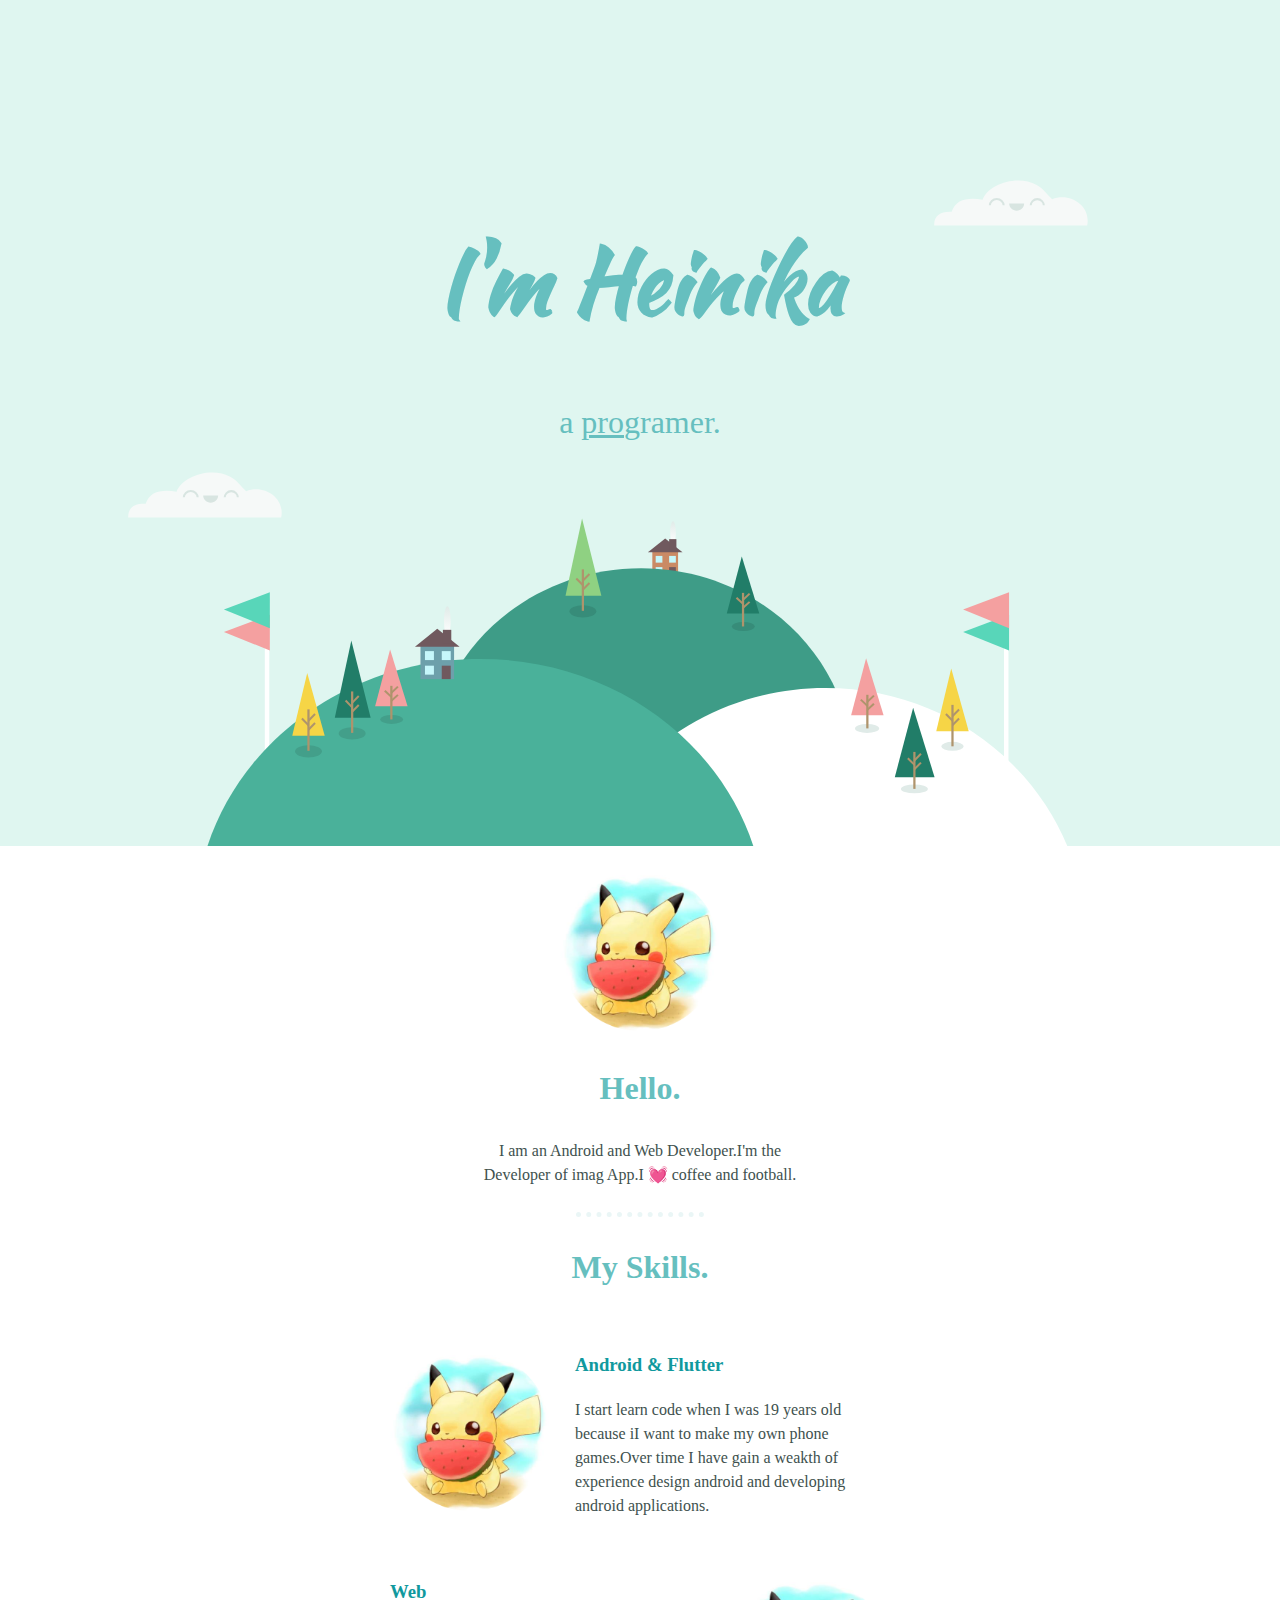
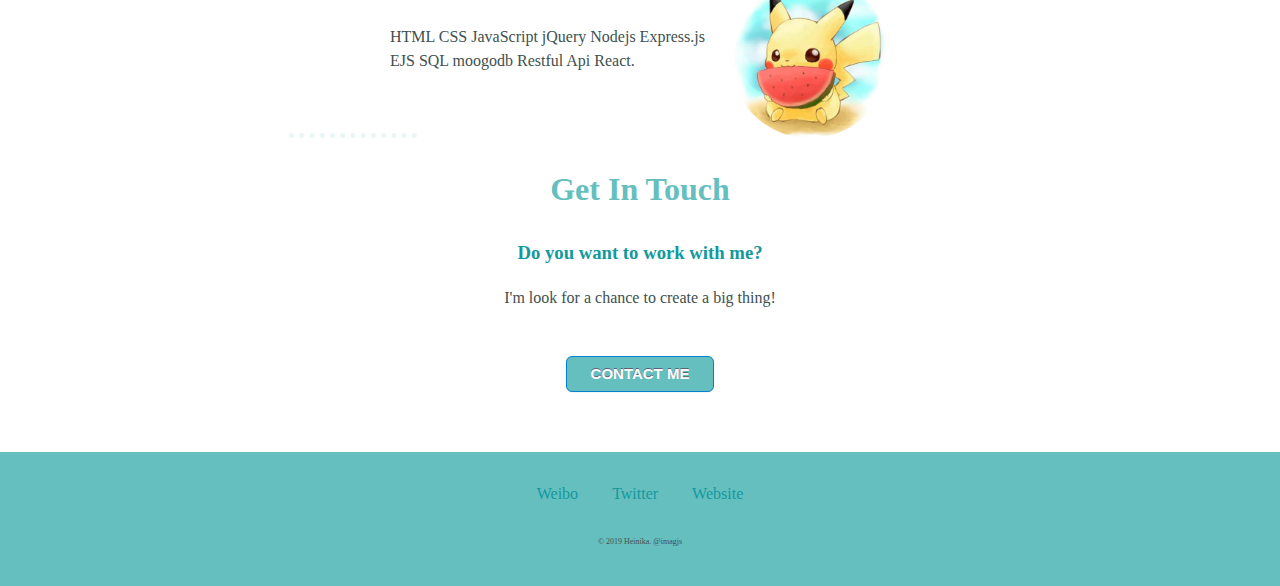
<file: index.html>
<!DOCTYPE html>
<html lang="en">

<head>
    <meta charset="UTF-8">
    <title>Chen Li JIn</title>
    <link rel="stylesheet" href="css/styles.css">
    <link rel="icon" href="favicon.ico">
    <link href="https://fonts.googleapis.com/css?family=Kaushan+Script&display=swap" rel="stylesheet">
</head>

<body>
    <div class="head-container">
        <img class="top-clould" src="images/cloud.svg" alt="">
        <h1>I'm Heinika</h3>
            <h2 class="my-description">a <span> <u>pro</u></span>gramer.</h2>
            <img class="bottom-clould" src="images/cloud.svg" alt="">
            <img class="land" src="images/land.svg" alt="">
    </div>

    <div class="middle-container">
        <div class="profile">
            <img class="image-profile" src="images/pika.png" alt="">
            <h2>Hello.</h2>
            <p class="profile-discription"> I am an Android and Web Developer.I'm the Developer of imag App.I 💓 coffee
                and football.
            </p>
        </div>
        <hr>
        <div class="skills">
            <h2>My Skills.</h2>
            <div class="skill-row">
                <img class="image-skill-android" src="images/pika.png" alt="">
                <h3 class="skill-name">Android & Flutter</h3>
                <p class="skill-name"> I start learn code when I was 19 years old because iI want to make my own phone
                    games.Over time I have gain a
                    weakth of experience design android and developing android applications.
                </p>
            </div>
            <div class="skill-row">
                <img class="image-skill-web" src="images/pika.png" alt="">
                <h3 class="skill-name">Web</h3>
                <p class="skill-name">HTML CSS JavaScript jQuery Nodejs Express.js EJS SQL moogodb Restful Api React.
                </p>
            </div>
        </div>
        <hr>
        <div class="contact-me">
            <h2>Get In Touch</h2>
            <h3>Do you want to work with me?</h3>
            <p>I'm look for a chance to create a big thing!</p>
            <a class="btn" href="mailto:vip1024056766@gmail.com">CONTACT ME</a>
        </div>
    </div>


    <div class="bottom-container">
        <a class="footer-link" href="https://weibo.com/u/6222257860">Weibo</a>
        <a class="footer-link" href="https://twitter.com/">Twitter</a>
        <a class="footer-link" href="https://heinika.github.io">Website</a>
        <p class="foot-copyright"> © 2019 Heinika. @imagjs</p>
    </div>


</body>

</html>
</file>
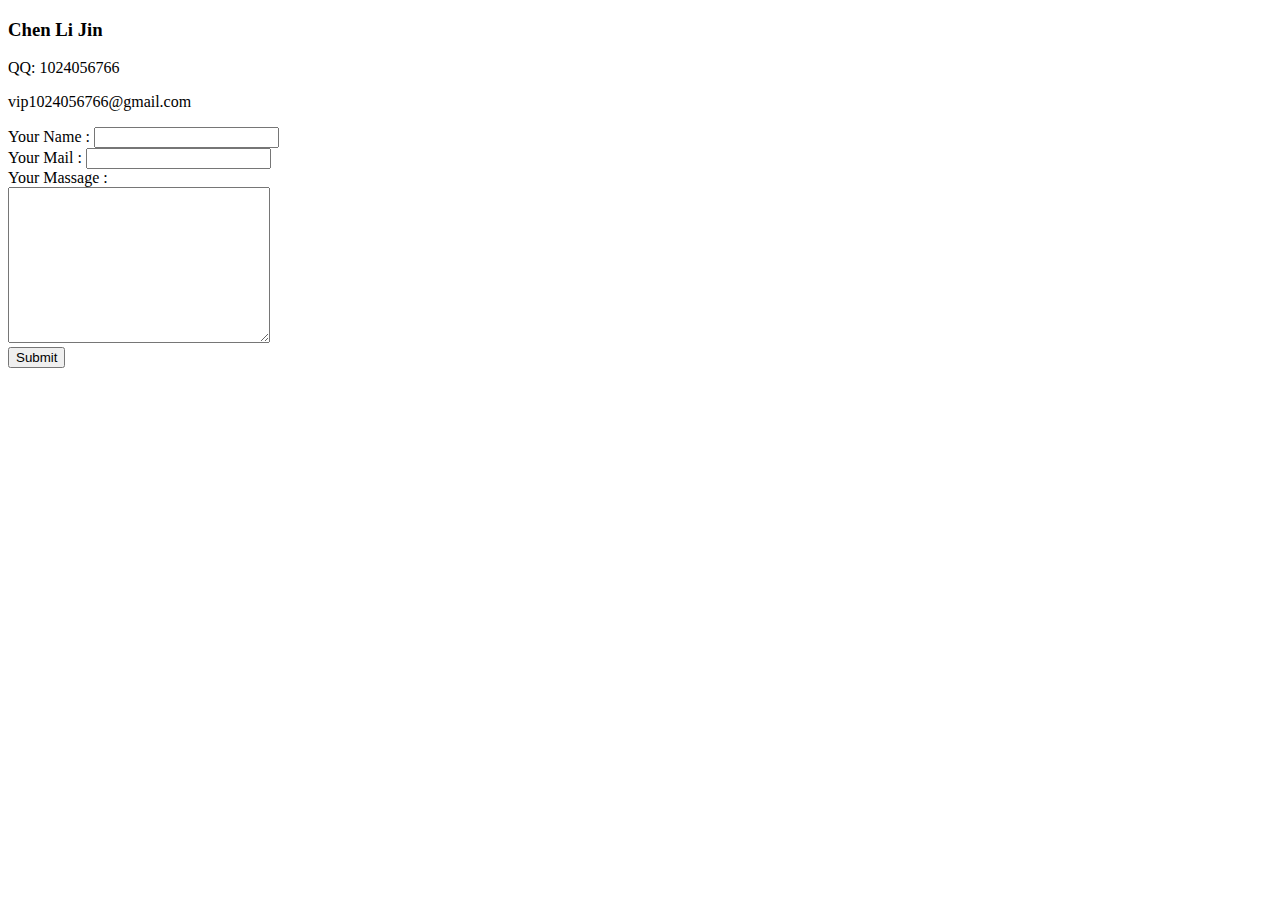
<file: contact_me.html>
<!DOCTYPE html>
<html lang="en">

<head>
    <meta charset="UTF-8">
    <meta name="viewport" content="width=device-width, initial-scale=1.0">
    <meta http-equiv="X-UA-Compatible" content="ie=edge">
    <title>Contact Me</title>
</head>

<body>
    <h3>Chen Li Jin</h3>
    <p>QQ: 1024056766</p>
    <p>vip1024056766@gmail.com</p>

    <form action="mailto:vip1024056766@gmail.com" method="POST" enctype="text/plain">
        <label for="Your Name">Your Name : </label><input type="text" name="Your Name">
        <br>
        <label for="Your Mail">Your Mail : </label><input type="email" name="Your Mail">
        <br>
        <label for="Your Massage">Your Massage : </label>
        <br>
        <textarea name="Your Massage" id="" cols="30" rows="10"></textarea>
        <br>
        <input type="submit">
    </form>
</body>

</html>
</file>
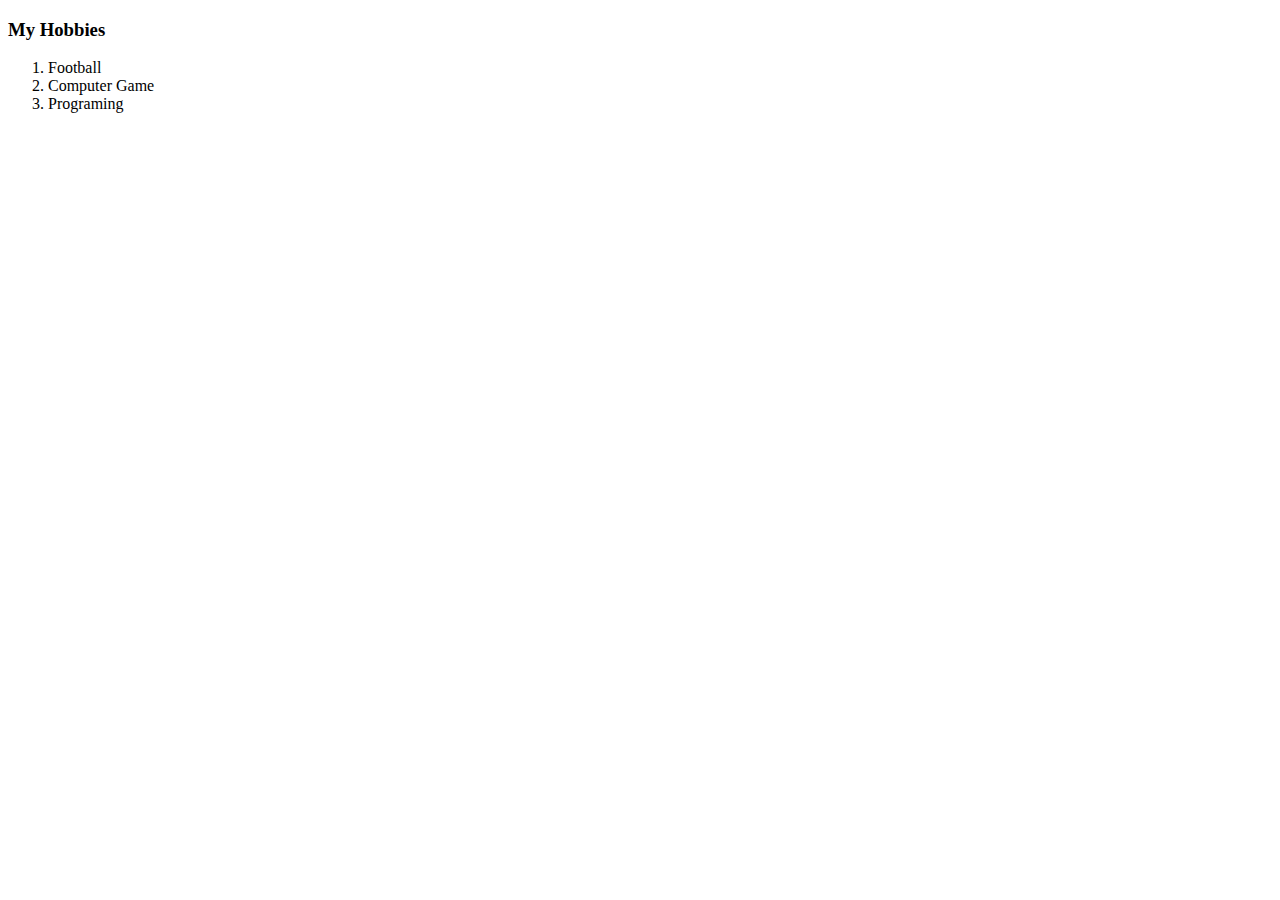
<file: hobbies.html>
<!DOCTYPE html>
<html lang="en">
<head>
    <meta charset="UTF-8">
    <meta name="viewport" content="width=device-width, initial-scale=1.0">
    <meta http-equiv="X-UA-Compatible" content="ie=edge">
    <title>My Hobbies</title>
</head>
<body>
        <h3>My Hobbies</h3>
        <ol>
            <li>Football</li>
            <li>Computer Game</li>
            <li>Programing</li>
        </ol>
</body>
</html>
</file>
<file: css/styles.css>
body{
    margin: 0px;
    text-align: center;
    color: #40514E;
    line-height: 1.5;
}

.head-container{
    background-color:  #dff6f0;
    margin: 0px;
}

h1{
    margin: 0;
    padding-top: 15%;
    font-size: 560%;
    font-family: 'Kaushan Script', cursive;
    line-height: 2;
    color: #66BFBF;
}

h2{
    color: #66BFBF;
    font-size: 200%;
}

h3,a{
    color: #11999E;
}

.top-clould{
    position: absolute;
    width: 12%;
    right: 15%;
    top: 20%;
}

.my-description{
    font-weight: normal;
    font-size: 200%;
}

.land{
    margin: 5% auto 0;
    width: 70%;
    border:0;
    display: block;
}

.bottom-clould{
    position: absolute;
    width: 12%;
    left: 10%;
}

.image-profile{
    width: 10rem;
    margin-top: 25px;
}

.image-skill-android{
    width: 10rem;
    float: left;
    margin-right: 5%;
}

.image-skill-web{
    width: 10rem;
    float: right;
    margin-left: 5%;
}

.profile-discription{
    width: 350px;
    margin: 15px auto 15px auto;
}

hr{
    border: none;
    border-top: 5px dotted #EAF6F6;
    margin: 25px auto;
    width: 10%;
}

.skill-row{
    width: 500px;
    margin: 60px auto 60px auto;
}

.skill-name{
    text-align: left;
}

.contact-me{
    width: 450px;
    margin: auto;
}

.bottom-container{
    margin-top: 60px;
    background-color: #66BFBF;
    padding: 30px;
}

.footer-link{
    text-decoration: none;
    margin: 0 15px;
}

.foot-copyright{
    margin-top: 30px;
    font-size: 50%;
}

.btn {
	box-shadow: 0px 1px 0px 0px #f0f7fa;
	background:linear-gradient(to bottom, #66BFBF 5%, #66BFBF 100%);
	background-color:#66BFBF;
	border-radius:6px;
	border:1px solid #057fd0;
	display:inline-block;
	cursor:pointer;
	color:#ffffff;
	font-family:Arial;
	font-size:15px;
	font-weight:bold;
	padding:6px 24px;
	text-decoration:none;
    text-shadow:0px -1px 0px #5b6178;
    margin-top: 30px;
}
.btn:hover {
	background:linear-gradient(to bottom, #019ad2 5%, #33bdef 100%);
	background-color:#019ad2;
}
.btn:active {
	position:relative;
	top:1px;
}
</file>
